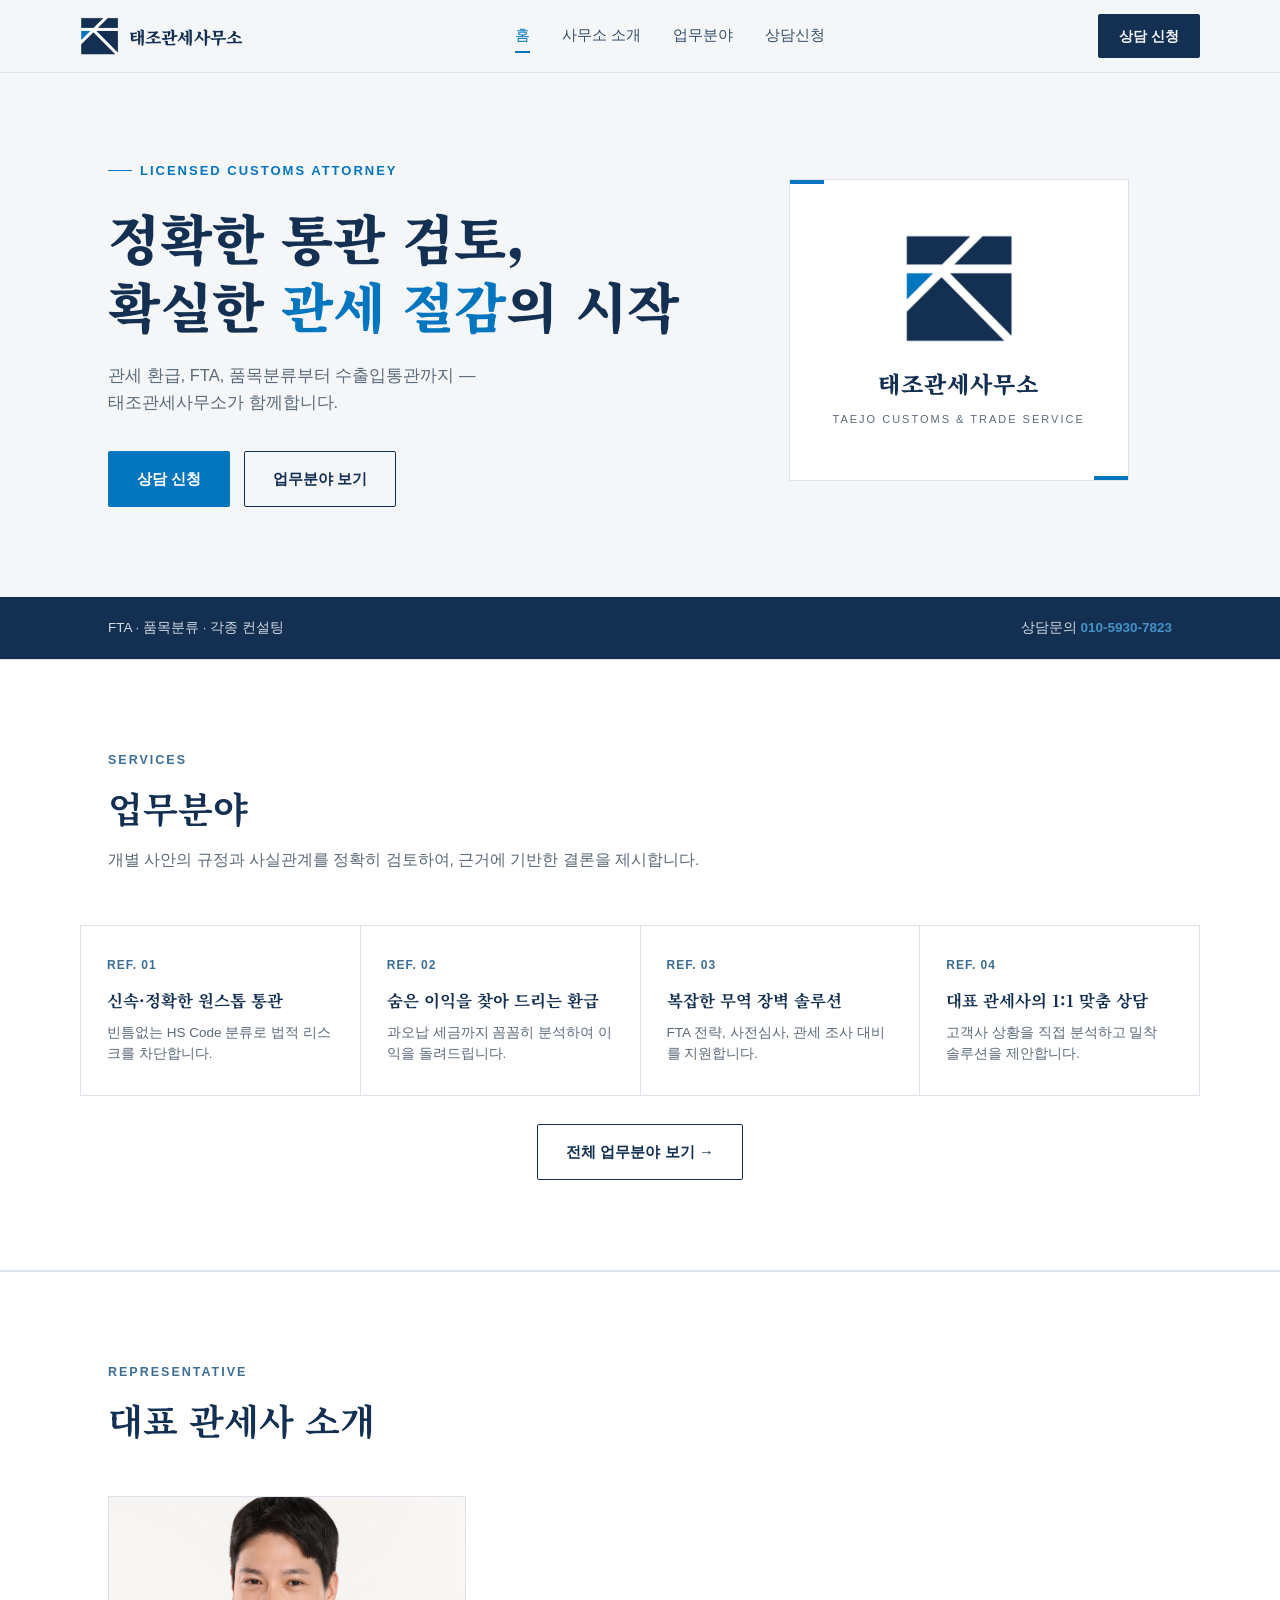
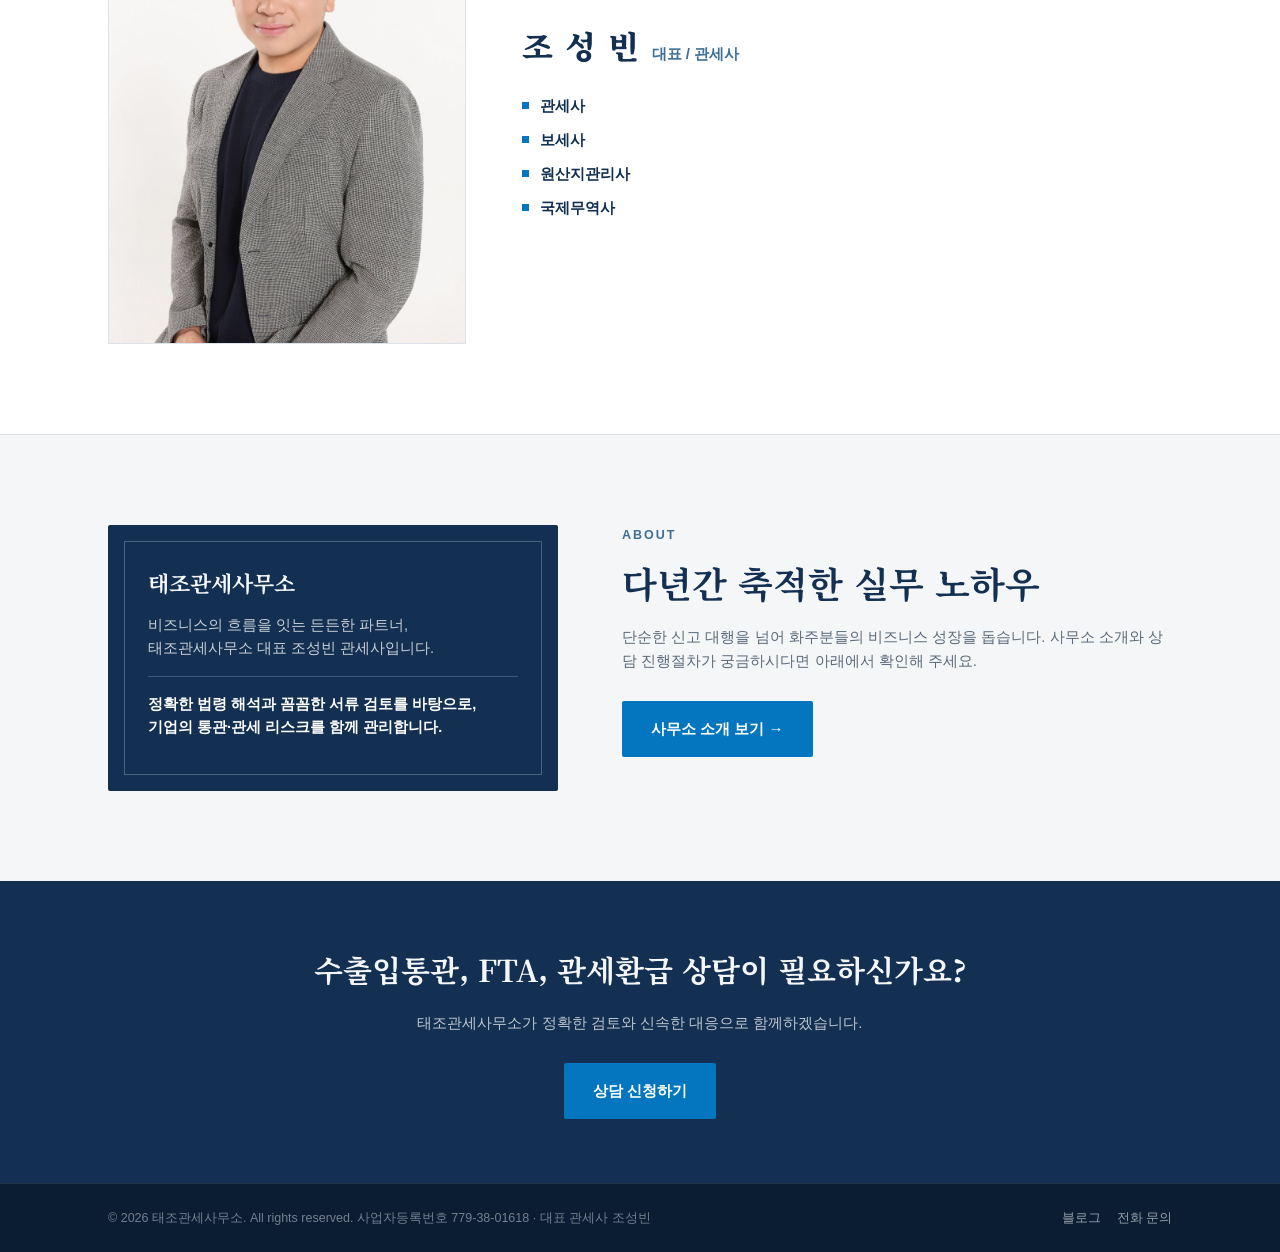
<file: index.html>
<!DOCTYPE html>
<html lang="ko">
<head>
<meta charset="UTF-8">
<meta http-equiv="Content-Security-Policy" content="upgrade-insecure-requests">
<meta name="viewport" content="width=device-width, initial-scale=1.0">

<title>태조관세사무소 | 통관부터 환급까지 신뢰의 파트너</title>
<meta name="description" content="충남 천안 태조관세사무소 — 수출입 통관, 관세 환급, FTA, 품목분류까지. 대표 관세사 조성빈이 직접 상담합니다.">
<link rel="canonical" href="https://tjcustoms.co.kr/index.html">

<meta property="og:type" content="website">
<meta property="og:site_name" content="태조관세사무소">
<meta property="og:title" content="태조관세사무소 | 통관부터 환급까지 신뢰의 파트너">
<meta property="og:description" content="수출입 통관, 관세 환급, FTA, 품목분류 — 대표 관세사가 직접 상담합니다.">
<meta property="og:image" content="https://tjcustoms.co.kr/assets/logo-full.png">
<meta property="og:url" content="https://tjcustoms.co.kr/index.html">
<meta name="twitter:card" content="summary_large_image">

<link rel="icon" type="image/png" href="assets/logo-mark.png">
<link rel="preconnect" href="https://fonts.googleapis.com">
<link rel="preconnect" href="https://fonts.gstatic.com" crossorigin>
<link href="https://fonts.googleapis.com/css2?family=Noto+Serif+KR:wght@500;700;900&family=Pretendard:wght@400;500;600;700&display=swap" rel="stylesheet">
<link rel="stylesheet" href="style.css">

<script type="application/ld+json">
{
  "@context": "https://schema.org",
  "@type": "ProfessionalService",
  "name": "태조관세사무소",
  "alternateName": "Taejo Customs & Trade Service",
  "image": "https://tjcustoms.co.kr/assets/logo-full.png",
  "url": "https://tjcustoms.co.kr/",
  "telephone": "+82-10-5930-7823",
  "email": "sungbin@tjcustoms.co.kr",
  "address": {
    "@type": "PostalAddress",
    "streetAddress": "불당25로 244 15층 1514호",
    "addressLocality": "천안시 서북구",
    "addressRegion": "충남",
    "addressCountry": "KR"
  },
  "founder": { "@type": "Person", "name": "조성빈" }
}
</script>
</head>
<body>

<header>
  <nav class="nav wrap">
    <a href="index.html" class="brand">
      <img src="9.jpg" alt="태조관세사무소 심볼마크">
      <span class="brand-word">태조관세사무소</span>
    </a>
    <div class="nav-links">
      <a href="index.html" class="active">홈</a>
      <a href="about.html">사무소 소개</a>
      <a href="services.html">업무분야</a>
      <a href="contact.html">상담신청</a>
    </div>
    <div style="display:flex;align-items:center;gap:10px;">
      <a href="contact.html" class="nav-cta">상담 신청</a>
      <button class="nav-toggle" aria-label="메뉴 열기" aria-expanded="false">☰</button>
    </div>
  </nav>
  <div class="nav-mobile-panel">
    <a href="index.html" class="active">홈</a>
    <a href="about.html">사무소 소개</a>
    <a href="services.html">업무분야</a>
    <a href="contact.html">상담신청</a>
  </div>
</header>

<section class="hero">
  <div class="wrap hero-grid">
    <div>
      <div class="eyebrow">Licensed Customs Attorney</div>
      <h1>정확한 통관 검토,<br>확실한 <em>관세 절감</em>의 시작</h1>
      <p class="hero-sub" style="word-break: keep-all;">
        관세 환급, FTA, 품목분류부터 수출입통관까지 —<br>
        태조관세사무소가 함께합니다.
      </p>
      <div class="btn-row">
        <a href="contact.html" class="btn btn-primary">상담 신청</a>
        <a href="services.html" class="btn btn-secondary">업무분야 보기</a>
      </div>
    </div>
    <div class="logo-wrap">
      <div class="logo-plate">
        <img src="9.jpg" alt="태조관세사무소 심볼마크">
        <div class="logo-word">
          <span class="kr">태조관세사무소</span>
          <span class="en">Taejo Customs &amp; Trade Service</span>
        </div>
      </div>
    </div>
  </div>
</section>

<div class="trustbar">
  <div class="wrap">
    <span>FTA · 품목분류 · 각종 컨설팅</span>
    <span>상담문의 <a href="tel:01059307823">010-5930-7823</a></span>
  </div>
</div>

<section class="section services texture">
  <div class="wrap">
    <div class="section-head">
      <div class="section-tag">Services</div>
      <h2 class="section-title">업무분야</h2>
      <p class="section-desc">개별 사안의 규정과 사실관계를 정확히 검토하여, 근거에 기반한 결론을 제시합니다.</p>
    </div>
  </div>
  <div class="wrap" style="padding:0;">
    <div class="preview-grid">
      <div class="preview-card">
        <div class="service-ref">REF. 01</div>
        <div class="service-name">신속·정확한 원스톱 통관</div>
        <p class="service-desc">빈틈없는 HS Code 분류로 법적 리스크를 차단합니다.</p>
      </div>
      <div class="preview-card">
        <div class="service-ref">REF. 02</div>
        <div class="service-name">숨은 이익을 찾아 드리는 환급</div>
        <p class="service-desc">과오납 세금까지 꼼꼼히 분석하여 이익을 돌려드립니다.</p>
      </div>
      <div class="preview-card">
        <div class="service-ref">REF. 03</div>
        <div class="service-name">복잡한 무역 장벽 솔루션</div>
        <p class="service-desc">FTA 전략, 사전심사, 관세 조사 대비를 지원합니다.</p>
      </div>
      <div class="preview-card">
        <div class="service-ref">REF. 04</div>
        <div class="service-name">대표 관세사의 1:1 맞춤 상담</div>
        <p class="service-desc">고객사 상황을 직접 분석하고 밀착 솔루션을 제안합니다.</p>
      </div>
    </div>
    <div class="preview-more">
      <a href="services.html" class="btn btn-secondary">전체 업무분야 보기 →</a>
    </div>
  </div>
</section>

<section class="section profile-section">
  <div class="wrap">
    <div class="section-head">
      <div class="section-tag">Representative</div>
      <h2 class="section-title">대표 관세사 소개</h2>
    </div>
    <div class="profile-grid">
      <img src="profile.jpg" alt="태조관세사무소 조성빈 대표 관세사" class="profile-photo" onerror="this.outerHTML='&lt;div class=&quot;profile-photo-placeholder&quot;&gt;대표 관세사 사진&lt;br&gt;(profile.jpg 업로드 예정)&lt;/div&gt;'">
      <div>
        <div class="profile-name-row">
          <span class="profile-name">조 성 빈</span>
          <span class="profile-role">대표 / 관세사</span>
        </div>
        <ul class="cred-list">
          <li>관세사</li>
          <li>보세사</li>
          <li>원산지관리사</li>
          <li>국제무역사</li>
        </ul>
      </div>
    </div>
  </div>
</section>

<section class="section">
  <div class="wrap about-grid">
    <div class="about-card">
      <h3>태조관세사무소</h3>
      <p>비즈니스의 흐름을 잇는 든든한 파트너,<br>태조관세사무소 대표 조성빈 관세사입니다.</p>
      <p class="tagline">정확한 법령 해석과 꼼꼼한 서류 검토를 바탕으로,<br>기업의 통관·관세 리스크를 함께 관리합니다.</p>
    </div>
    <div>
      <div class="section-tag">About</div>
      <h2 class="section-title" style="margin-bottom:18px;">다년간 축적한 실무 노하우</h2>
      <p style="color:var(--muted);font-size:15px;margin-bottom:28px;">
        단순한 신고 대행을 넘어 화주분들의 비즈니스 성장을 돕습니다. 사무소 소개와 상담 진행절차가 궁금하시다면 아래에서 확인해 주세요.
      </p>
      <a href="about.html" class="btn btn-primary">사무소 소개 보기 →</a>
    </div>
  </div>
</section>

<section class="cta-band">
  <div class="wrap">
    <h2>수출입통관, FTA, 관세환급 상담이 필요하신가요?</h2>
    <p>태조관세사무소가 정확한 검토와 신속한 대응으로 함께하겠습니다.</p>
    <a href="contact.html" class="btn btn-primary">상담 신청하기</a>
  </div>
</section>

<footer>
  <div class="wrap">
    <span>© 2026 태조관세사무소. All rights reserved. 사업자등록번호 779-38-01618 · 대표 관세사 조성빈</span>
    <div class="footer-links">
      <a href="https://blog.naver.com/waynechris" target="_blank" rel="noopener">블로그</a>
      <a href="tel:01059307823">전화 문의</a>
    </div>
  </div>
</footer>

<script src="nav.js"></script>
</body>
</html>
</file>
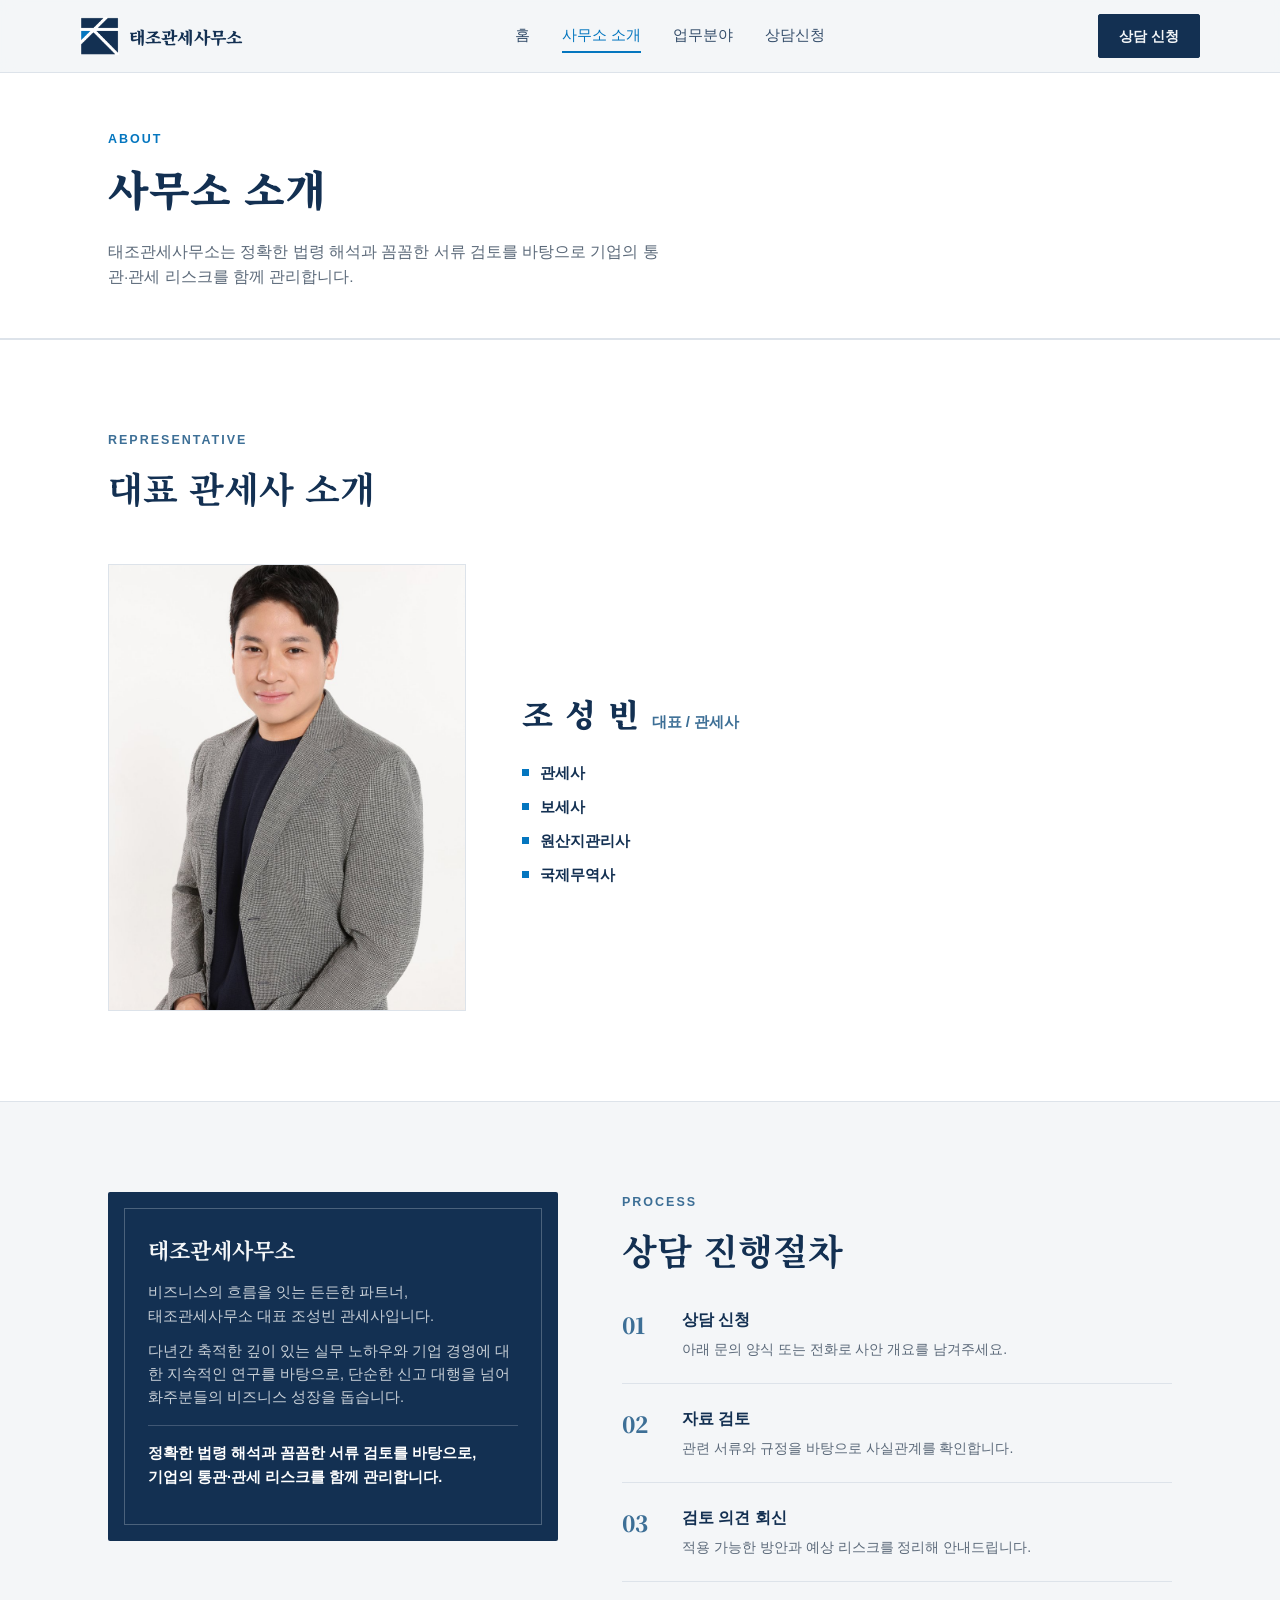
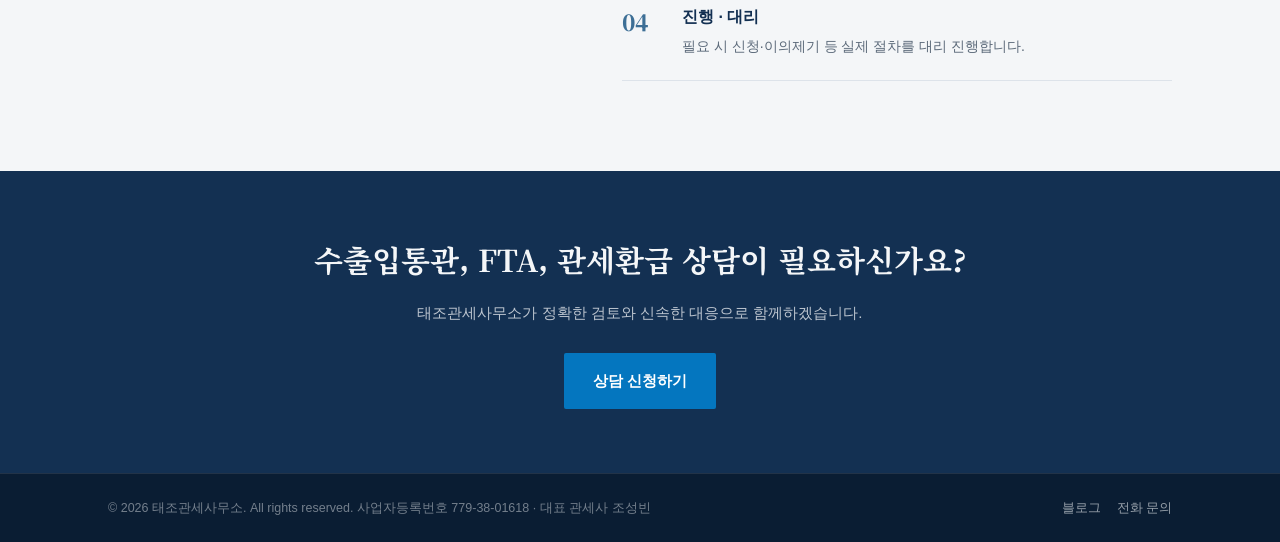
<file: about.html>
<!DOCTYPE html>
<html lang="ko">
<head>
<meta charset="UTF-8">
<meta name="viewport" content="width=device-width, initial-scale=1.0">

<title>사무소 소개 | 태조관세사무소</title>
<meta name="description" content="태조관세사무소 소개와 상담 진행절차 안내. 대표 관세사 조성빈이 직접 상담합니다.">
<link rel="canonical" href="https://tjcustoms.co.kr/about.html">

<link rel="icon" type="image/png" href="assets/logo-mark.png">
<link rel="preconnect" href="https://fonts.googleapis.com">
<link rel="preconnect" href="https://fonts.gstatic.com" crossorigin>
<link href="https://fonts.googleapis.com/css2?family=Noto+Serif+KR:wght@500;700;900&family=Pretendard:wght@400;500;600;700&display=swap" rel="stylesheet">
<link rel="stylesheet" href="style.css">
</head>
<body>

<header>
  <nav class="nav wrap">
    <a href="index.html" class="brand">
      <img src="9.jpg" alt="태조관세사무소 심볼마크">
      <span class="brand-word">태조관세사무소</span>
    </a>
    <div class="nav-links">
      <a href="index.html">홈</a>
      <a href="about.html" class="active">사무소 소개</a>
      <a href="services.html">업무분야</a>
      <a href="contact.html">상담신청</a>
    </div>
    <div style="display:flex;align-items:center;gap:10px;">
      <a href="contact.html" class="nav-cta">상담 신청</a>
      <button class="nav-toggle" aria-label="메뉴 열기" aria-expanded="false">☰</button>
    </div>
  </nav>
  <div class="nav-mobile-panel">
    <a href="index.html">홈</a>
    <a href="about.html" class="active">사무소 소개</a>
    <a href="services.html">업무분야</a>
    <a href="contact.html">상담신청</a>
  </div>
</header>

<section class="page-hero">
  <div class="wrap">
    <div class="page-eyebrow">About</div>
    <h1 class="page-title">사무소 소개</h1>
    <p class="page-sub">태조관세사무소는 정확한 법령 해석과 꼼꼼한 서류 검토를 바탕으로 기업의 통관·관세 리스크를 함께 관리합니다.</p>
  </div>
</section>

<section class="section profile-section">
  <div class="wrap">
    <div class="section-head">
      <div class="section-tag">Representative</div>
      <h2 class="section-title">대표 관세사 소개</h2>
    </div>
    <div class="profile-grid">
      <!-- 실제 프로필 사진 파일을 profile.jpg 로 저장소에 올리면 아래 이미지가 표시됩니다 -->
      <img src="profile.jpg" alt="태조관세사무소 조성빈 대표 관세사" class="profile-photo" onerror="this.outerHTML='&lt;div class=&quot;profile-photo-placeholder&quot;&gt;대표 관세사 사진&lt;br&gt;(profile.jpg 업로드 예정)&lt;/div&gt;'">
      <div>
        <div class="profile-name-row">
          <span class="profile-name">조 성 빈</span>
          <span class="profile-role">대표 / 관세사</span>
        </div>
        <ul class="cred-list">
          <li>관세사</li>
          <li>보세사</li>
          <li>원산지관리사</li>
          <li>국제무역사</li>
        </ul>
      </div>
    </div>
  </div>
</section>

<section class="section">
  <div class="wrap about-grid">
    <div class="about-card">
      <h3>태조관세사무소</h3>
      <p>비즈니스의 흐름을 잇는 든든한 파트너,<br>태조관세사무소 대표 조성빈 관세사입니다.</p>
      <p>다년간 축적한 깊이 있는 실무 노하우와 기업 경영에 대한 지속적인 연구를 바탕으로, 단순한 신고 대행을 넘어 화주분들의 비즈니스 성장을 돕습니다.</p>
      <p class="tagline">정확한 법령 해석과 꼼꼼한 서류 검토를 바탕으로,<br>기업의 통관·관세 리스크를 함께 관리합니다.</p>
    </div>
    <div id="process">
      <div class="section-tag">Process</div>
      <h2 class="section-title" style="margin-bottom:32px;">상담 진행절차</h2>
      <div class="process-list">
        <div class="process-item">
          <div class="process-num">01</div>
          <div class="process-body"><h4>상담 신청</h4><p>아래 문의 양식 또는 전화로 사안 개요를 남겨주세요.</p></div>
        </div>
        <div class="process-item">
          <div class="process-num">02</div>
          <div class="process-body"><h4>자료 검토</h4><p>관련 서류와 규정을 바탕으로 사실관계를 확인합니다.</p></div>
        </div>
        <div class="process-item">
          <div class="process-num">03</div>
          <div class="process-body"><h4>검토 의견 회신</h4><p>적용 가능한 방안과 예상 리스크를 정리해 안내드립니다.</p></div>
        </div>
        <div class="process-item">
          <div class="process-num">04</div>
          <div class="process-body"><h4>진행 · 대리</h4><p>필요 시 신청·이의제기 등 실제 절차를 대리 진행합니다.</p></div>
        </div>
      </div>
    </div>
  </div>
</section>

<section class="cta-band">
  <div class="wrap">
    <h2>수출입통관, FTA, 관세환급 상담이 필요하신가요?</h2>
    <p>태조관세사무소가 정확한 검토와 신속한 대응으로 함께하겠습니다.</p>
    <a href="contact.html" class="btn btn-primary">상담 신청하기</a>
  </div>
</section>

<footer>
  <div class="wrap">
    <span>© 2026 태조관세사무소. All rights reserved. 사업자등록번호 779-38-01618 · 대표 관세사 조성빈</span>
    <div class="footer-links">
      <a href="https://blog.naver.com/waynechris" target="_blank" rel="noopener">블로그</a>
      <a href="tel:01059307823">전화 문의</a>
    </div>
  </div>
</footer>

<script src="nav.js"></script>
</body>
</html>
</file>
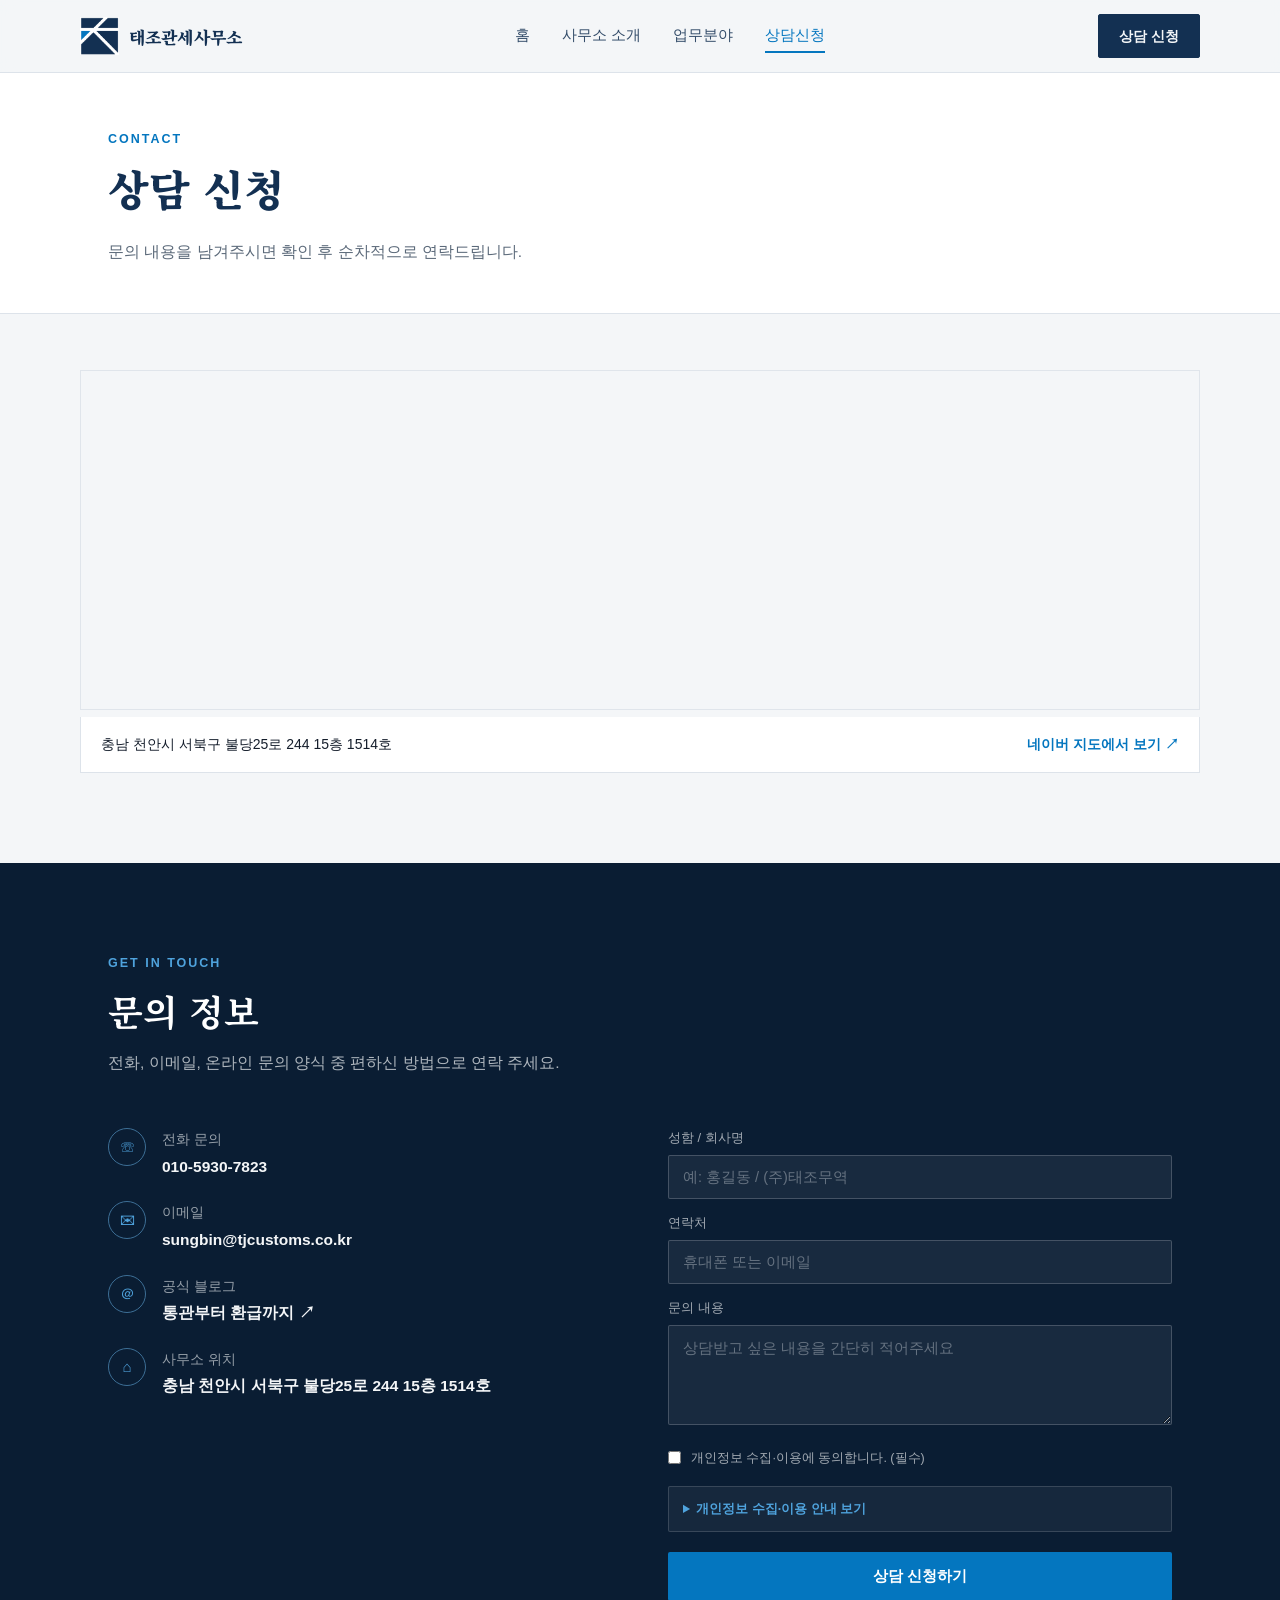
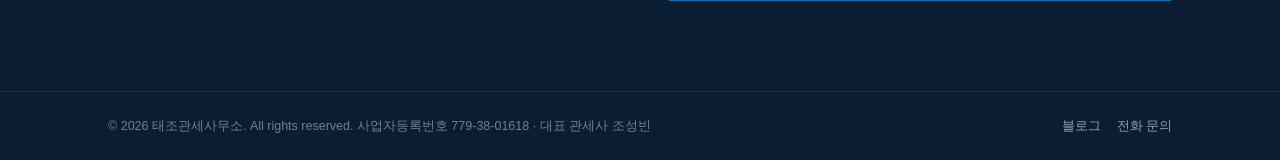
<file: contact.html>
<!DOCTYPE html>
<html lang="ko">
<head>
<meta charset="UTF-8">
<meta name="viewport" content="width=device-width, initial-scale=1.0">

<title>상담 신청 | 태조관세사무소</title>
<meta name="description" content="태조관세사무소 상담 신청 — 전화, 이메일, 온라인 문의 양식으로 편하게 연락 주세요.">
<link rel="canonical" href="https://tjcustoms.co.kr/contact.html">

<link rel="icon" type="image/png" href="assets/logo-mark.png">
<link rel="preconnect" href="https://fonts.googleapis.com">
<link rel="preconnect" href="https://fonts.gstatic.com" crossorigin>
<link href="https://fonts.googleapis.com/css2?family=Noto+Serif+KR:wght@500;700;900&family=Pretendard:wght@400;500;600;700&display=swap" rel="stylesheet">
<link rel="stylesheet" href="style.css">
</head>
<body>

<header>
  <nav class="nav wrap">
    <a href="index.html" class="brand">
      <img src="9.jpg" alt="태조관세사무소 심볼마크">
      <span class="brand-word">태조관세사무소</span>
    </a>
    <div class="nav-links">
      <a href="index.html">홈</a>
      <a href="about.html">사무소 소개</a>
      <a href="services.html">업무분야</a>
      <a href="contact.html" class="active">상담신청</a>
    </div>
    <div style="display:flex;align-items:center;gap:10px;">
      <a href="contact.html" class="nav-cta">상담 신청</a>
      <button class="nav-toggle" aria-label="메뉴 열기" aria-expanded="false">☰</button>
    </div>
  </nav>
  <div class="nav-mobile-panel">
    <a href="index.html">홈</a>
    <a href="about.html">사무소 소개</a>
    <a href="services.html">업무분야</a>
    <a href="contact.html" class="active">상담신청</a>
  </div>
</header>

<section class="page-hero">
  <div class="wrap">
    <div class="page-eyebrow">Contact</div>
    <h1 class="page-title">상담 신청</h1>
    <p class="page-sub">문의 내용을 남겨주시면 확인 후 순차적으로 연락드립니다.</p>
  </div>
</section>

<section class="map-section wrap" style="padding-top:56px;">
  <iframe class="map-frame" loading="lazy" allowfullscreen
    src="https://www.google.com/maps?q=%EC%B6%A9%EB%82%A8%20%EC%B2%9C%EC%95%88%EC%8B%9C%20%EC%84%9C%EB%B6%81%EA%B5%AC%20%EB%B6%88%EB%8B%B925%EB%A1%9C%20244&output=embed"
    title="태조관세사무소 오시는 길"></iframe>
  <div class="map-caption">
    <span>충남 천안시 서북구 불당25로 244 15층 1514호</span>
    <a href="https://map.naver.com/p/search/충남 천안시 서북구 불당25로 244" target="_blank" rel="noopener">네이버 지도에서 보기 ↗</a>
  </div>
</section>

<section class="section contact">
  <div class="wrap">
    <div class="section-head">
      <div class="section-tag">Get in touch</div>
      <h2 class="section-title">문의 정보</h2>
      <p class="section-desc">전화, 이메일, 온라인 문의 양식 중 편하신 방법으로 연락 주세요.</p>
    </div>
    <div class="contact-grid">
      <div class="info-list">
        <div class="info-item">
          <div class="info-icon">☏</div>
          <div><strong>전화 문의</strong><a href="tel:01059307823">010-5930-7823</a></div>
        </div>
        <div class="info-item">
          <div class="info-icon">✉</div>
          <div><strong>이메일</strong><a href="mailto:sungbin@tjcustoms.co.kr">sungbin@tjcustoms.co.kr</a></div>
        </div>
        <div class="info-item">
          <div class="info-icon">＠</div>
          <div><strong>공식 블로그</strong><a href="https://blog.naver.com/waynechris" target="_blank" rel="noopener">통관부터 환급까지 ↗</a></div>
        </div>
        <div class="info-item">
          <div class="info-icon">⌂</div>
          <div><strong>사무소 위치</strong><span>충남 천안시 서북구 불당25로 244 15층 1514호</span></div>
        </div>
      </div>

      <form id="inquiryForm" action="https://formspree.io/f/xeeyelee" method="POST">
        <div class="field">
          <label for="name">성함 / 회사명</label>
          <input type="text" id="name" name="name" placeholder="예: 홍길동 / (주)태조무역" required>
        </div>
        <div class="field">
          <label for="contact">연락처</label>
          <input type="text" id="contact" name="contact" placeholder="휴대폰 또는 이메일" required>
        </div>
        <div class="field">
          <label for="message">문의 내용</label>
          <textarea id="message" name="message" placeholder="상담받고 싶은 내용을 간단히 적어주세요"></textarea>
        </div>

        <label class="consent">
          <input type="checkbox" id="consent" name="consent" required>
          <span>개인정보 수집·이용에 동의합니다. (필수)</span>
        </label>
        <details class="privacy">
          <summary>개인정보 수집·이용 안내 보기</summary>
          <p>
            수집 항목: 성함/회사명, 연락처, 문의 내용<br>
            수집 목적: 관세·통관 상담 문의 응대<br>
            보유 기간: 상담 완료 후 6개월간 보관 후 파기<br>
            위 동의를 거부할 권리가 있으며, 동의 거부 시 상담 신청이 제한될 수 있습니다.
          </p>
        </details>

        <button type="submit" class="submit-btn">상담 신청하기</button>
      </form>
    </div>
  </div>
</section>

<footer>
  <div class="wrap">
    <span>© 2026 태조관세사무소. All rights reserved. 사업자등록번호 779-38-01618 · 대표 관세사 조성빈</span>
    <div class="footer-links">
      <a href="https://blog.naver.com/waynechris" target="_blank" rel="noopener">블로그</a>
      <a href="tel:01059307823">전화 문의</a>
    </div>
  </div>
</footer>

<script src="nav.js"></script>
</body>
</html>
</file>
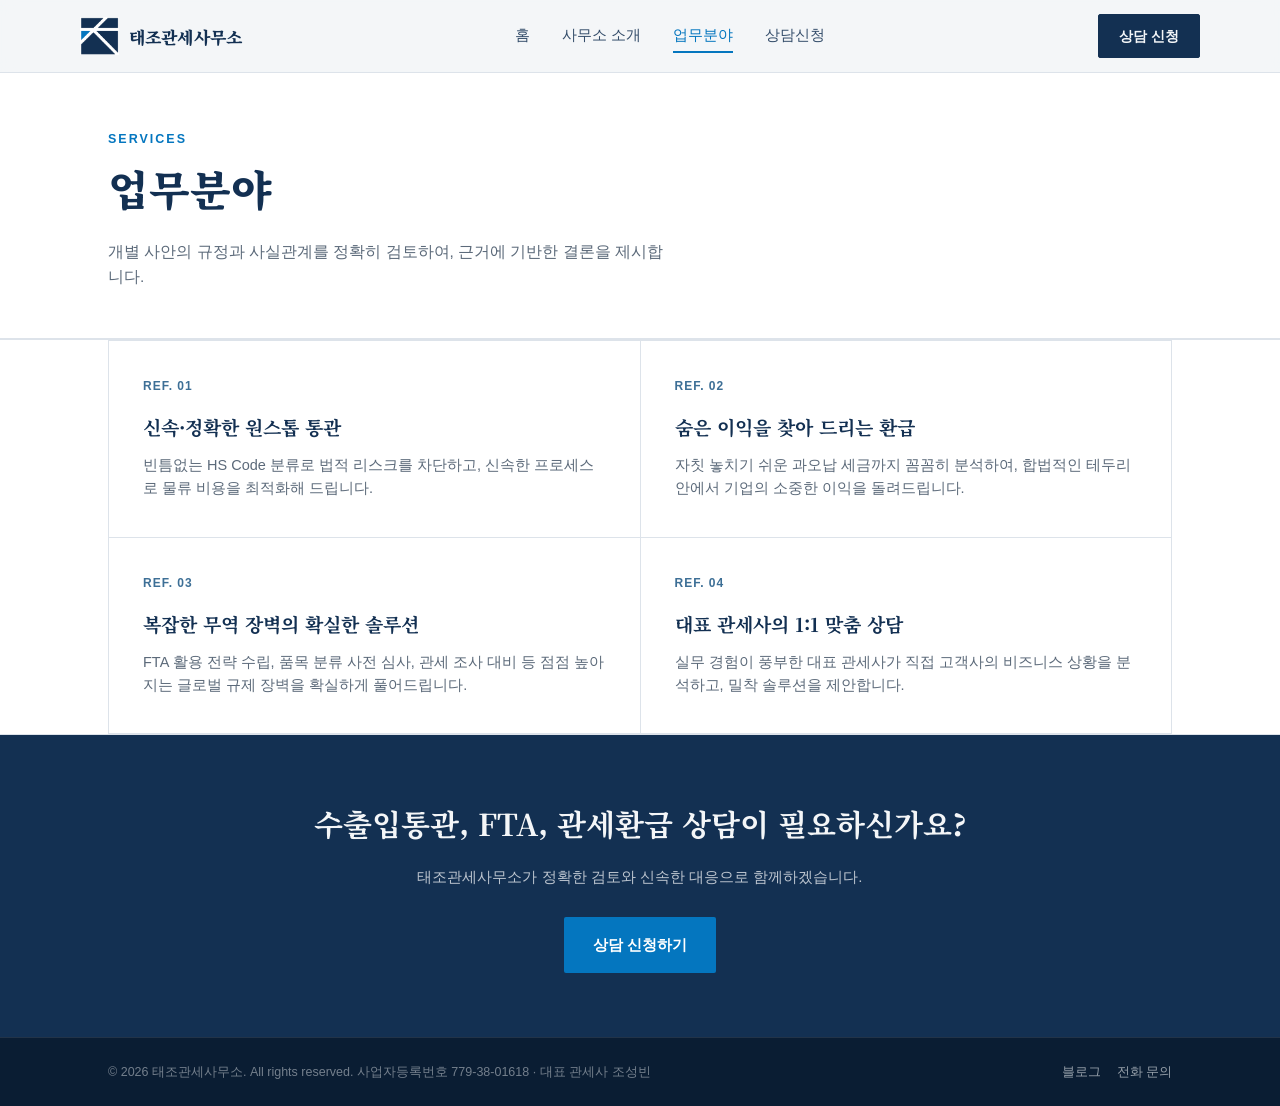
<file: services.html>
<!DOCTYPE html>
<html lang="ko">
<head>
<meta charset="UTF-8">
<meta name="viewport" content="width=device-width, initial-scale=1.0">

<title>업무분야 | 태조관세사무소</title>
<meta name="description" content="수출입 통관, 관세 환급, FTA, 품목분류 — 태조관세사무소 업무분야 안내.">
<link rel="canonical" href="https://tjcustoms.co.kr/services.html">

<link rel="icon" type="image/png" href="assets/logo-mark.png">
<link rel="preconnect" href="https://fonts.googleapis.com">
<link rel="preconnect" href="https://fonts.gstatic.com" crossorigin>
<link href="https://fonts.googleapis.com/css2?family=Noto+Serif+KR:wght@500;700;900&family=Pretendard:wght@400;500;600;700&display=swap" rel="stylesheet">
<link rel="stylesheet" href="style.css">
</head>
<body>

<header>
  <nav class="nav wrap">
    <a href="index.html" class="brand">
      <img src="9.jpg" alt="태조관세사무소 심볼마크">
      <span class="brand-word">태조관세사무소</span>
    </a>
    <div class="nav-links">
      <a href="index.html">홈</a>
      <a href="about.html">사무소 소개</a>
      <a href="services.html" class="active">업무분야</a>
      <a href="contact.html">상담신청</a>
    </div>
    <div style="display:flex;align-items:center;gap:10px;">
      <a href="contact.html" class="nav-cta">상담 신청</a>
      <button class="nav-toggle" aria-label="메뉴 열기" aria-expanded="false">☰</button>
    </div>
  </nav>
  <div class="nav-mobile-panel">
    <a href="index.html">홈</a>
    <a href="about.html">사무소 소개</a>
    <a href="services.html" class="active">업무분야</a>
    <a href="contact.html">상담신청</a>
  </div>
</header>

<section class="page-hero">
  <div class="wrap">
    <div class="page-eyebrow">Services</div>
    <h1 class="page-title">업무분야</h1>
    <p class="page-sub">개별 사안의 규정과 사실관계를 정확히 검토하여, 근거에 기반한 결론을 제시합니다.</p>
  </div>
</section>

<section class="services texture">
  <div class="wrap" style="padding-top:0;padding-bottom:0;">
    <div class="service-grid" style="margin:0;">
      <div class="service-card">
        <div class="service-ref">REF. 01</div>
        <div class="service-name">신속·정확한 원스톱 통관</div>
        <p class="service-desc">빈틈없는 HS Code 분류로 법적 리스크를 차단하고, 신속한 프로세스로 물류 비용을 최적화해 드립니다.</p>
      </div>
      <div class="service-card">
        <div class="service-ref">REF. 02</div>
        <div class="service-name">숨은 이익을 찾아 드리는 환급</div>
        <p class="service-desc">자칫 놓치기 쉬운 과오납 세금까지 꼼꼼히 분석하여, 합법적인 테두리 안에서 기업의 소중한 이익을 돌려드립니다.</p>
      </div>
      <div class="service-card">
        <div class="service-ref">REF. 03</div>
        <div class="service-name">복잡한 무역 장벽의 확실한 솔루션</div>
        <p class="service-desc">FTA 활용 전략 수립, 품목 분류 사전 심사, 관세 조사 대비 등 점점 높아지는 글로벌 규제 장벽을 확실하게 풀어드립니다.</p>
      </div>
      <div class="service-card">
        <div class="service-ref">REF. 04</div>
        <div class="service-name">대표 관세사의 1:1 맞춤 상담</div>
        <p class="service-desc">실무 경험이 풍부한 대표 관세사가 직접 고객사의 비즈니스 상황을 분석하고, 밀착 솔루션을 제안합니다.</p>
      </div>
    </div>
  </div>
</section>

<section class="cta-band">
  <div class="wrap">
    <h2>수출입통관, FTA, 관세환급 상담이 필요하신가요?</h2>
    <p>태조관세사무소가 정확한 검토와 신속한 대응으로 함께하겠습니다.</p>
    <a href="contact.html" class="btn btn-primary">상담 신청하기</a>
  </div>
</section>

<footer>
  <div class="wrap">
    <span>© 2026 태조관세사무소. All rights reserved. 사업자등록번호 779-38-01618 · 대표 관세사 조성빈</span>
    <div class="footer-links">
      <a href="https://blog.naver.com/waynechris" target="_blank" rel="noopener">블로그</a>
      <a href="tel:01059307823">전화 문의</a>
    </div>
  </div>
</footer>

<script src="nav.js"></script>
</body>
</html>
</file>
<file: style.css>
:root{
  --ink:#141d2b;
  --navy:#133052;
  --navy-deep:#0a1d33;
  --paper:#f4f6f8;
  --paper-line:#dde3ea;
  --brass:#3d6f96;
  --brass-light:#4fa3dd;
  --seal:#0476bf;
  --muted:#5c6a7a;
  --white:#ffffff;
  --serif:'Noto Serif KR', serif;
  --sans:'Pretendard', -apple-system, BlinkMacSystemFont, sans-serif;
}
*{margin:0;padding:0;box-sizing:border-box;}
html{scroll-behavior:smooth;}
body{
  font-family:var(--sans);
  background:var(--paper);
  color:var(--ink);
  line-height:1.6;
  -webkit-font-smoothing:antialiased;
}
a{color:inherit;text-decoration:none;}
.wrap{max-width:1120px;margin:0 auto;padding:0 28px;}

.texture{
  background-image:
    radial-gradient(circle at 1px 1px, rgba(19,48,82,0.06) 1px, transparent 0);
  background-size:22px 22px;
}

/* ===== HEADER / NAV ===== */
header{
  position:sticky;top:0;z-index:50;
  background:rgba(244,246,248,0.92);
  backdrop-filter:blur(8px);
  border-bottom:1px solid var(--paper-line);
}
.nav{
  display:flex;align-items:center;justify-content:space-between;
  padding:14px 0;
}
.brand{display:flex;align-items:center;gap:10px;}
.brand img{height:38px;width:auto;display:block;}
.brand .brand-word{font-family:var(--serif);font-weight:900;font-size:17px;color:var(--navy);letter-spacing:0.3px;}
.nav-links{display:flex;gap:32px;font-size:14.5px;font-weight:500;color:var(--navy);}
.nav-links a{opacity:0.85;transition:opacity .2s,color .2s;padding:4px 0;border-bottom:2px solid transparent;}
.nav-links a:hover{opacity:1;color:var(--seal);}
.nav-links a.active{opacity:1;color:var(--seal);border-bottom-color:var(--seal);}
.nav-cta{
  background:var(--navy);color:var(--paper);
  padding:10px 20px;border-radius:2px;font-size:14px;font-weight:600;
  border:1px solid var(--navy);transition:background .2s;
  white-space:nowrap;
}
.nav-cta:hover{background:var(--navy-deep);}

.nav-toggle{
  display:none;
  background:none;border:1px solid var(--navy);border-radius:2px;
  width:40px;height:40px;align-items:center;justify-content:center;
  font-size:18px;color:var(--navy);cursor:pointer;flex-shrink:0;
}

.nav-mobile-panel{
  display:none;
  flex-direction:column;
  border-top:1px solid var(--paper-line);
  background:var(--paper);
}
.nav-mobile-panel.open{display:flex;}
.nav-mobile-panel a{
  padding:16px 28px;font-size:15px;font-weight:600;color:var(--navy);
  border-bottom:1px solid var(--paper-line);
}
.nav-mobile-panel a.active{color:var(--seal);}

/* ===== PAGE HERO (interior pages) ===== */
.page-hero{padding:56px 0 48px;border-bottom:1px solid var(--paper-line);background:var(--white);}
.page-eyebrow{
  font-size:12.5px;font-weight:700;letter-spacing:2px;color:var(--seal);
  text-transform:uppercase;margin-bottom:12px;
}
.page-title{font-family:var(--serif);font-weight:900;font-size:clamp(28px,4vw,42px);color:var(--navy);line-height:1.3;}
.page-sub{margin-top:14px;color:var(--muted);font-size:15.5px;max-width:560px;}

/* ===== HOME HERO ===== */
.hero{padding:80px 0 90px;position:relative;overflow:hidden;}
.hero-grid{display:grid;grid-template-columns:1.15fr 0.85fr;gap:60px;align-items:center;}
.eyebrow{
  display:inline-flex;align-items:center;gap:8px;
  font-size:13px;font-weight:700;letter-spacing:2px;color:var(--seal);
  text-transform:uppercase;margin-bottom:22px;
}
.eyebrow::before{content:'';width:24px;height:1px;background:var(--seal);}
h1{
  font-family:var(--serif);font-weight:900;
  font-size:clamp(34px,4.6vw,54px);
  line-height:1.25;color:var(--navy);
  margin-bottom:24px;
}
h1 em{font-style:normal;color:var(--seal);}
.hero-sub{font-size:16.5px;color:var(--muted);max-width:480px;margin-bottom:36px;}
.btn-row{display:flex;gap:14px;flex-wrap:wrap;}
.btn{
  padding:15px 28px;border-radius:2px;font-size:15px;font-weight:700;
  display:inline-block;transition:all .2s;border:1px solid transparent;
}
.btn-primary{background:var(--seal);color:var(--white);}
.btn-primary:hover{background:#035a91;}
.btn-secondary{border-color:var(--navy);color:var(--navy);}
.btn-secondary:hover{background:var(--navy);color:var(--paper);}

.logo-wrap{display:flex;align-items:center;justify-content:center;padding:20px;}
.logo-plate{
  position:relative;width:100%;max-width:340px;
  background:var(--white);border:1px solid var(--paper-line);
  padding:52px 40px;display:flex;flex-direction:column;align-items:center;gap:22px;
}
.logo-plate::before{content:'';position:absolute;top:0;left:0;width:34px;height:4px;background:var(--seal);}
.logo-plate::after{content:'';position:absolute;bottom:0;right:0;width:34px;height:4px;background:var(--seal);}
.logo-plate img{width:112px;height:112px;object-fit:contain;}
.logo-plate .logo-word{text-align:center;}
.logo-plate .logo-word .kr{font-family:var(--serif);font-weight:900;font-size:23px;color:var(--navy);letter-spacing:1px;}
.logo-plate .logo-word .en{display:block;font-size:11px;letter-spacing:2px;color:var(--muted);margin-top:8px;text-transform:uppercase;}

/* ===== TRUST BAR ===== */
.trustbar{background:var(--navy);color:var(--paper);padding:20px 0;}
.trustbar .wrap{display:flex;justify-content:space-between;flex-wrap:wrap;gap:16px;font-size:13.5px;font-weight:500;}
.trustbar span{opacity:0.85;}
.trustbar a{color:var(--brass-light);font-weight:700;opacity:1;}
.trustbar a:hover{text-decoration:underline;}

/* ===== SECTION HEADER ===== */
.section{padding:90px 0;}
.section-head{max-width:600px;margin-bottom:52px;}
.section-tag{font-size:12.5px;font-weight:700;letter-spacing:2px;color:var(--brass);text-transform:uppercase;margin-bottom:14px;}
.section-title{font-family:var(--serif);font-weight:700;font-size:clamp(26px,3vw,36px);color:var(--navy);line-height:1.35;}
.section-desc{margin-top:16px;color:var(--muted);font-size:15.5px;}

/* ===== SERVICES ===== */
.services{background:var(--white);border-top:1px solid var(--paper-line);border-bottom:1px solid var(--paper-line);}
.service-grid{display:grid;grid-template-columns:repeat(2,1fr);gap:1px;background:var(--paper-line);border:1px solid var(--paper-line);}
.service-card{background:var(--white);padding:36px 34px;transition:background .2s;}
.service-card:hover{background:var(--paper);}
.service-ref{font-size:12px;color:var(--brass);font-weight:700;letter-spacing:1px;margin-bottom:16px;}
.service-name{font-family:var(--serif);font-weight:700;font-size:19px;color:var(--navy);margin-bottom:12px;}
.service-desc{font-size:14.5px;color:var(--muted);}

/* ===== ABOUT / PROCESS ===== */
.about-grid{display:grid;grid-template-columns:0.9fr 1.1fr;gap:64px;align-items:start;}
.about-card{background:var(--navy);color:var(--paper);padding:40px;border-radius:2px;position:relative;}
.about-card::before{content:'';position:absolute;top:16px;left:16px;right:16px;bottom:16px;border:1px solid rgba(244,246,248,0.25);pointer-events:none;}
.about-card h3{font-family:var(--serif);font-size:22px;margin-bottom:14px;}
.about-card p{font-size:14.5px;color:rgba(244,246,248,0.8);margin-bottom:12px;}
.about-card p.tagline{color:var(--white);font-weight:600;border-top:1px solid rgba(244,246,248,0.2);padding-top:16px;margin-top:16px;}
.process-list{display:flex;flex-direction:column;}
.process-item{display:flex;gap:22px;padding:22px 0;border-bottom:1px solid var(--paper-line);}
.process-item:first-child{padding-top:0;}
.process-num{font-family:var(--serif);font-weight:900;font-size:22px;color:var(--brass);min-width:38px;}
.process-body h4{font-size:16px;font-weight:700;color:var(--navy);margin-bottom:6px;}
.process-body p{font-size:14px;color:var(--muted);}

/* ===== PROFILE ===== */
.profile-section{background:var(--white);border-top:1px solid var(--paper-line);border-bottom:1px solid var(--paper-line);}
.profile-grid{display:grid;grid-template-columns:0.55fr 1fr;gap:56px;align-items:center;}
.profile-photo{
  width:100%;aspect-ratio:4/5;object-fit:cover;
  background:var(--paper);border:1px solid var(--paper-line);
}
.profile-photo-placeholder{
  width:100%;aspect-ratio:4/5;
  background:var(--paper);border:1px solid var(--paper-line);
  display:flex;align-items:center;justify-content:center;
  color:var(--muted);font-size:13px;text-align:center;padding:20px;
}
.profile-name-row{display:flex;align-items:baseline;gap:12px;flex-wrap:wrap;margin-bottom:22px;}
.profile-name{font-family:var(--serif);font-weight:900;font-size:clamp(26px,3vw,32px);color:var(--navy);letter-spacing:1px;}
.profile-role{font-size:15px;color:var(--brass);font-weight:600;}
.profile-edu{font-size:14.5px;color:var(--muted);line-height:1.8;margin-bottom:24px;}
.cred-list{list-style:none;display:flex;flex-direction:column;gap:10px;}
.cred-list li{
  position:relative;padding-left:18px;font-size:15px;font-weight:600;color:var(--navy);
}
.cred-list li::before{
  content:'';position:absolute;left:0;top:8px;width:7px;height:7px;background:var(--seal);
}

/* ===== HOME PREVIEW STRIP ===== */
.preview-grid{display:grid;grid-template-columns:repeat(4,1fr);gap:1px;background:var(--paper-line);border:1px solid var(--paper-line);}
.preview-card{background:var(--white);padding:30px 26px;}
.preview-card .service-ref{margin-bottom:12px;}
.preview-card .service-name{font-size:16.5px;margin-bottom:8px;}
.preview-card .service-desc{font-size:13.5px;}
.preview-more{margin-top:28px;text-align:center;}

.cta-band{background:var(--navy);color:var(--paper);padding:64px 0;text-align:center;}
.cta-band h2{font-family:var(--serif);font-weight:700;font-size:clamp(22px,2.6vw,30px);margin-bottom:18px;}
.cta-band p{color:rgba(244,246,248,0.75);margin-bottom:28px;font-size:15px;}

/* ===== MAP ===== */
.map-section{padding:0 0 90px;}
.map-frame{
  width:100%;height:340px;border:1px solid var(--paper-line);
  filter:grayscale(0.15) contrast(1.02);
}
.map-caption{
  display:flex;justify-content:space-between;align-items:center;flex-wrap:wrap;gap:10px;
  padding:16px 20px;background:var(--white);border:1px solid var(--paper-line);border-top:none;font-size:14px;
}
.map-caption a{color:var(--seal);font-weight:700;}

/* ===== CONTACT ===== */
.contact{background:var(--navy-deep);color:var(--paper);}
.contact .section-tag{color:var(--brass-light);}
.contact .section-title{color:var(--white);}
.contact .section-desc{color:rgba(244,246,248,0.7);}
.contact-grid{display:grid;grid-template-columns:1fr 1fr;gap:56px;margin-top:20px;}
.info-list{display:flex;flex-direction:column;gap:22px;}
.info-item{display:flex;gap:16px;align-items:flex-start;}
.info-item a{transition:color .2s;}
.info-item a:hover{color:var(--brass-light);}
.info-icon{
  width:38px;height:38px;border:1px solid var(--brass);border-radius:50%;
  display:flex;align-items:center;justify-content:center;flex-shrink:0;
  color:var(--brass-light);font-size:15px;
}
.info-item strong{display:block;font-size:14px;color:rgba(244,246,248,0.6);margin-bottom:3px;font-weight:500;}
.info-item span,.info-item a{font-size:15.5px;font-weight:600;}

form{display:flex;flex-direction:column;gap:14px;}
.field label{display:block;font-size:13px;color:rgba(244,246,248,0.65);margin-bottom:6px;}
.field input,.field textarea{
  width:100%;background:rgba(244,246,248,0.06);
  border:1px solid rgba(244,246,248,0.2);
  color:var(--paper);padding:13px 14px;font-size:14.5px;border-radius:2px;font-family:var(--sans);
}
.field input::placeholder,.field textarea::placeholder{color:rgba(244,246,248,0.35);}
.field textarea{resize:vertical;min-height:100px;}
.field input:focus,.field textarea:focus{outline:2px solid var(--brass-light);outline-offset:1px;border-color:var(--brass-light);}

.consent{display:flex;align-items:flex-start;gap:10px;font-size:12.5px;color:rgba(244,246,248,0.65);margin-top:2px;}
.consent input{margin-top:3px;flex-shrink:0;}
.consent a{color:var(--brass-light);text-decoration:underline;}
details.privacy{
  margin-top:4px;background:rgba(244,246,248,0.05);border:1px solid rgba(244,246,248,0.15);
  border-radius:2px;padding:12px 14px;font-size:12px;color:rgba(244,246,248,0.6);
}
details.privacy summary{cursor:pointer;font-size:12.5px;color:var(--brass-light);font-weight:600;}
details.privacy p{margin-top:8px;line-height:1.6;}

.submit-btn{
  margin-top:6px;background:var(--seal);color:var(--white);border:none;
  padding:15px;font-size:15px;font-weight:700;border-radius:2px;cursor:pointer;transition:background .2s;
}
.submit-btn:hover{background:#035a91;}
.submit-btn:focus-visible{outline:2px solid var(--brass-light);outline-offset:2px;}

/* ===== FOOTER ===== */
footer{background:var(--navy-deep);border-top:1px solid rgba(244,246,248,0.1);padding:24px 0;}
footer .wrap{display:flex;justify-content:space-between;flex-wrap:wrap;gap:10px;font-size:12.5px;color:rgba(244,246,248,0.45);}
footer .footer-links{display:flex;gap:16px;}
footer a{color:rgba(244,246,248,0.6);}
footer a:hover{color:var(--brass-light);}

@media(max-width:860px){
  .hero-grid{grid-template-columns:1fr;}
  .logo-wrap{order:-1;margin-bottom:8px;padding:0;}
  .logo-plate{padding:36px 28px;}
  .logo-plate img{width:88px;height:88px;}
  .logo-plate .logo-word .kr{font-size:19px;}
  .nav-links{display:none;}
  .nav-toggle{display:flex;}
  .service-grid{grid-template-columns:1fr;}
  .preview-grid{grid-template-columns:1fr 1fr;}
  .about-grid{grid-template-columns:1fr;}
  .profile-grid{grid-template-columns:1fr;}
  .profile-photo,.profile-photo-placeholder{max-width:260px;margin:0 auto;}
  .contact-grid{grid-template-columns:1fr;}
  .trustbar .wrap{flex-direction:column;gap:8px;}
  .map-frame{height:260px;}
}
@media(max-width:520px){
  .preview-grid{grid-template-columns:1fr;}
}
</file>
